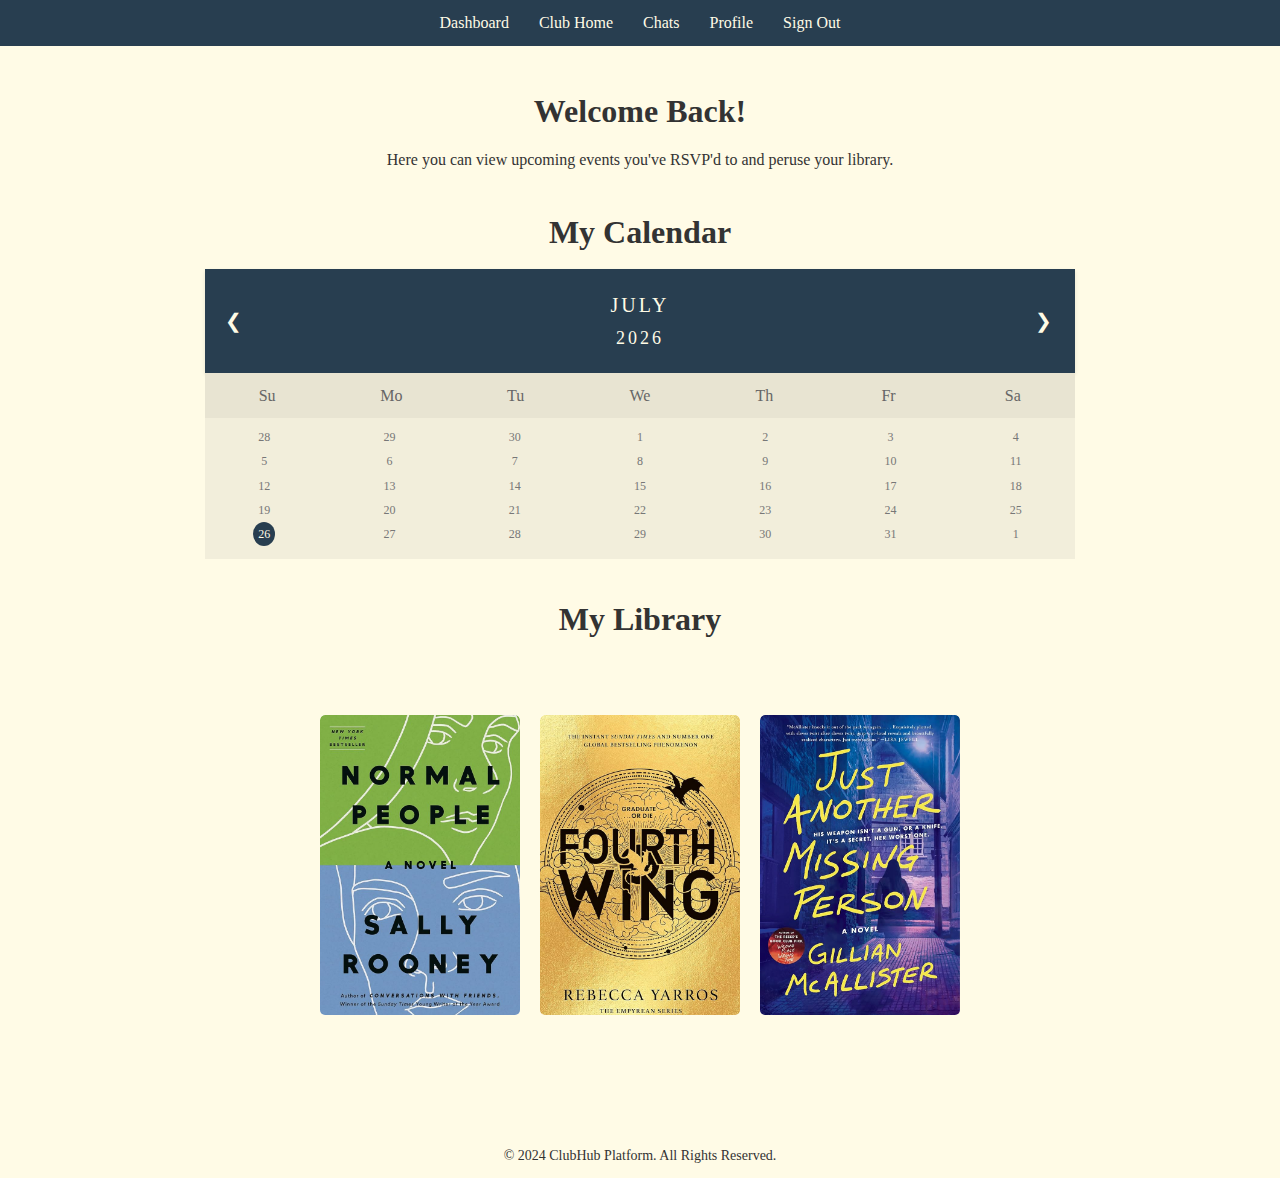
<file: FrontEnd/index.html>
<!DOCTYPE html>
<html lang="en">

<head>
    <meta charset="UTF-8">
    <meta name="viewport" content="width=device-width, initial-scale=1.0">
    <title>Dashboard</title>
    <!-- Link to css file -->
    <link rel="stylesheet" href="css/styles.css">
</head>

<body>
    <!-- header section -->
    <header>
        <nav>
            <ul>
                <li><a href="index.html">Dashboard</a></li>
                <li><a href="club_home.html">Club Home</a></li>
                <li><a href="chats.html">Chats</a></li>
                <li><a href="user_profile.html">Profile</a></li>
                <li><a href="login.html">Sign Out</a></li>
            </ul>
        </nav>
    </header>

    <!-- main content -->
    <main>
        <!-- dashboard section -->
         <section id="dashboard">
            <h1>Welcome Back!</h1>
            <p>Here you can view upcoming events you've RSVP'd to and peruse your library.</p>
         </section>

         <!-- calendar for user to see all events they've RSVP'd to -->
          <section id="user-calendar">
            <h2>My Calendar</h2>
            <div class="month">
                <ul>
                  <li class="prev">&#10094;</li>
                  <li>August<br><span style="font-size:18px">2024</span></li>
                  <li class="next">&#10095;</li>
                </ul>
              </div>
              
              <ul class="weekdays">
                <li>Su</li>
                <li>Mo</li>
                <li>Tu</li>
                <li>We</li>
                <li>Th</li>
                <li>Fr</li>
                <li>Sa</li>
              </ul>
              
              <ul class="days">
                <li>1</li>
                <li><span class="active">2</span></li>
                <li>3</li>
                <li>4</li>
                <li>5</li>
                <li>6</li>
                <li>7</li>
                <li>8</li>
                <li>9</li>
                <li>10</li>
                <li>11</li>
                <li>12</li>
                <li>13</li>
                <li>14</li>
                <li>15</li>
                <li>16</li>
                <li>17</li>
                <li>18</li>
                <li>19</li>
                <li>20</li>
                <li>21</li>
                <li>22</li>
                <li>23</li>
                <li>24</li>
                <li>25</li>
                <li>26</li>
                <li>27</li>
                <li>28</li>
                <li>29</li>
                <li>30</li>
                <li>31</li>
              </ul>
          </section>

         <!-- section for club books user has read so they can rate them -->
        <section id="my-library">
            <h3>My Library</h3>
            <div class="categories">
                <div class="small-container">
                    <div class="row">
                        <!-- book 1 -->
                        <div class="book-container">
                            <div class="book">
                                <div class="front">
                                    <img src="bookCovers/NormalPeople.jpeg" alt="Normal People">
                                </div>
                                <div class="back">
                                    <h3>Rate This Book</h3>
                                    <form>
                                        <div class="rating">
                                            <input type="radio" name="rating-NormalPeople" id="star5-NormalPeople" value="5"><label for="star5-NormalPeople"></label>
                                            <input type="radio" name="rating-NormalPeople" id="star4-NormalPeople" value="4"><label for="star4-NormalPeople"></label>
                                            <input type="radio" name="rating-NormalPeople" id="star3-NormalPeople" value="3"><label for="star3-NormalPeople"></label>
                                            <input type="radio" name="rating-NormalPeople" id="star2-NormalPeople" value="2"><label for="star2-NormalPeople"></label>
                                            <input type="radio" name="rating-NormalPeople" id="star1-NormalPeople" value="1"><label for="star1-NormalPeople"></label>
                                        </div>
                                        <button type="submit">Submit</button>
                                    </form>
                                </div>
                            </div>
                        </div>
    
                        <!-- book 2 -->
                        <div class="book-container">
                            <div class="book">
                                <div class="front">
                                    <img src="bookCovers/FourthWing.jpeg" alt="Fourth Wing">
                                </div>
                                <div class="back">
                                    <h3>Rate This Book</h3>
                                    <form>
                                        <div class="rating">
                                            <input type="radio" name="rating-FourthWing" id="star5-FourthWing" value="5"><label for="star5-FourthWing"></label>
                                            <input type="radio" name="rating-FourthWing" id="star4-FourthWing" value="4"><label for="star4-FourthWing"></label>
                                            <input type="radio" name="rating-FourthWing" id="star3-FourthWing" value="3"><label for="star3-FourthWing"></label>
                                            <input type="radio" name="rating-FourthWing" id="star2-FourthWing" value="2"><label for="star2-FourthWing"></label>
                                            <input type="radio" name="rating-FourthWing" id="star1-FourthWing" value="1"><label for="star1-FourthWing"></label>
                                        </div>
                                        <button type="submit">Submit</button>
                                    </form>
                                </div>
                            </div>
                        </div>
    
                        <!-- book 3 -->
                        <div class="book-container">
                            <div class="book">
                                <div class="front">
                                    <img src="bookCovers/JustAnotherMissingPerson.jpeg" alt="Just Another Missing Persion">
                                </div>
                                <div class="back">
                                    <h3>Rate This Book</h3>
                                    <form>
                                        <div class="rating">
                                            <input type="radio" name="rating-JustAnotherMissingPerson" id="star5-JustAnotherMissingPerson" value="5"><label for="star5-JustAnotherMissingPerson"></label>
                                            <input type="radio" name="rating-JustAnotherMissingPerson" id="star4-JustAnotherMissingPerson" value="4"><label for="star4-JustAnotherMissingPerson"></label>
                                            <input type="radio" name="rating-JustAnotherMissingPerson" id="star3-JustAnotherMissingPerson" value="3"><label for="star3-JustAnotherMissingPerson"></label>
                                            <input type="radio" name="rating-JustAnotherMissingPerson" id="star2-JustAnotherMissingPerson" value="2"><label for="star2-JustAnotherMissingPerson"></label>
                                            <input type="radio" name="rating-JustAnotherMissingPerson" id="star1-JustAnotherMissingPerson" value="1"><label for="star1-JustAnotherMissingPerson"></label>
                                        </div>
                                        <button type="submit">Submit</button>
                                    </form>
                                </div>
                            </div>
                        </div>
                    </div>
                </div>
            </div>
    
        </section>

    </main>

    <!-- footer section -->
    <footer>
        <p>&copy; 2024 ClubHub Platform. All Rights Reserved.</p>
    </footer>

    <!-- link to javascript file -->
    <script src="js/scripts.js"></script>

</body>

</html>
</file>
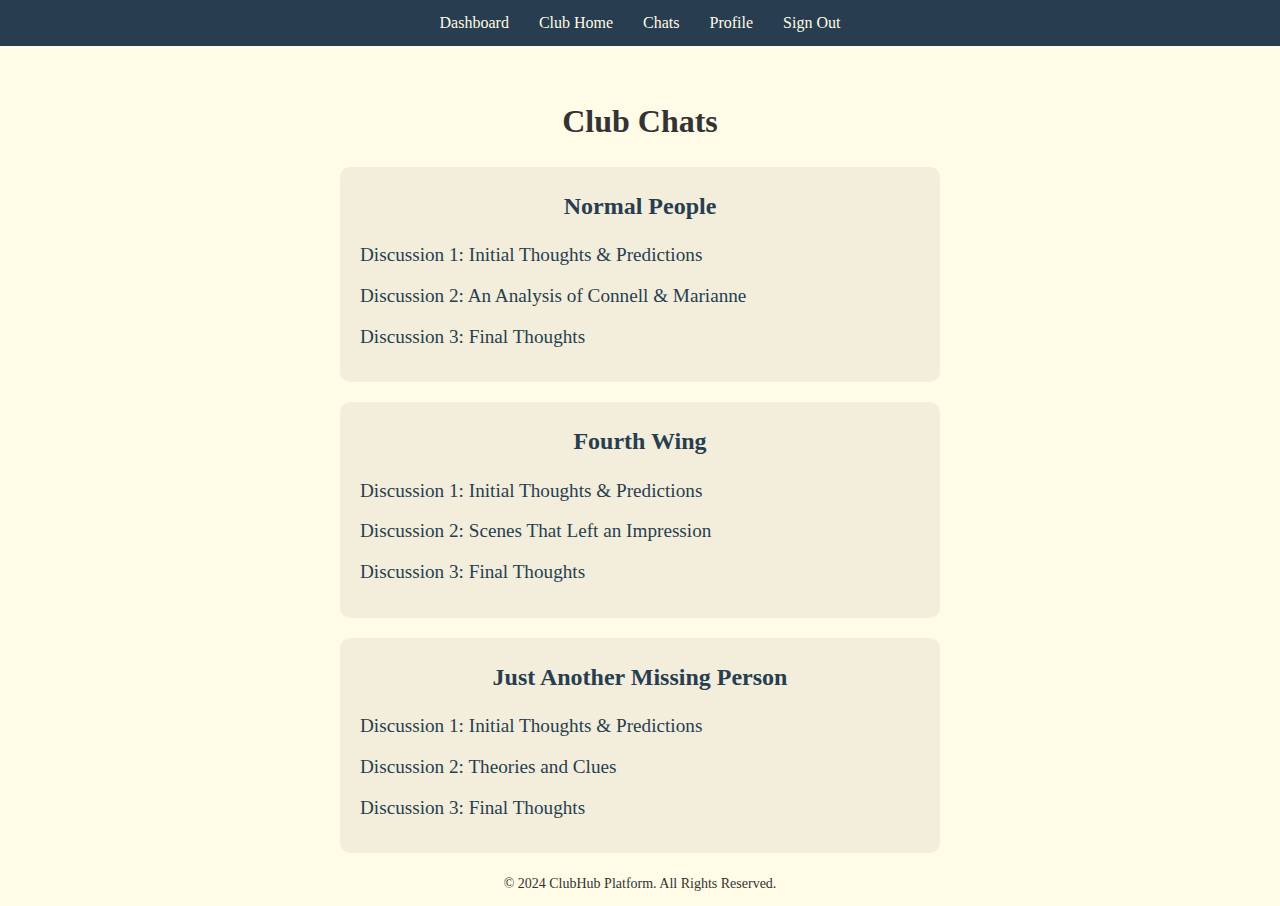
<file: FrontEnd/chats.html>
<!DOCTYPE html>
<html lang="en">

<head>
     <meta charset="UTF-8">
     <meta name="viewport" content="width=device-width, initial-scale=1.0">
     <title>Chats</title>
     <!-- link ot css file -->
     <link rel="stylesheet" href="css/styles.css">
</head>

<body>
    <!-- header section -->
    <header>
        <nav>
            <ul>
                <li><a href="index.html">Dashboard</a></li>
                <li><a href="club_home.html">Club Home</a></li>
                <li><a href="chats.html">Chats</a></li>
                <li><a href="user_profile.html">Profile</a></li>
                <li><a href="login.html">Sign Out</a></li>
            </ul>
        </nav>
    </header>

    <!-- main content -->
    <main id="chats-page">

        <div class="main">
            <h1 class="chats-header">Club Chats</h1>
        </div>

        <!-- book discussions section 1 -->
        <section class="discussion-section">
            <h2 class="subheading">Normal People</h2>
            <ul class="discussion-list">
                <li><a href="discussion_page.html">Discussion 1: Initial Thoughts & Predictions</a></li>
                <li><a href="discussion_page.html">Discussion 2: An Analysis of Connell & Marianne</a></li>
                <li><a href="discussion_page.html">Discussion 3: Final Thoughts</a></li>
            </ul>
        </section>

        <!-- book discussions section 2 -->
        <section class="discussion-section">
            <h2 class="subheading">Fourth Wing</h2>
            <ul class="discussion-list">
                <li><a href="discussion_page.html">Discussion 1: Initial Thoughts & Predictions</a></li>
                <li><a href="discussion_page.html">Discussion 2: Scenes That Left an Impression</a></li>
                <li><a href="discussion_page.html">Discussion 3: Final Thoughts</a></li>
            </ul>
        </section>

        <!-- book discussions section 3 -->
        <section class="discussion-section">
            <h2 class="subheading">Just Another Missing Person</h2>
            <ul class="discussion-list">
                <li><a href="discussion_page.html">Discussion 1: Initial Thoughts & Predictions</a></li>
                <li><a href="discussion_page.html">Discussion 2: Theories and Clues</a></li>
                <li><a href="discussion_page.html">Discussion 3: Final Thoughts</a></li>
            </ul>
        </section>

    </main>

        <!-- footer section -->
        <footer>
            <p>&copy; 2024 ClubHub Platform. All Rights Reserved.</p>
        </footer>

      <!-- link javascript file -->
    <script src="js/scripts.js"></script>

</body>

</html>
</file>
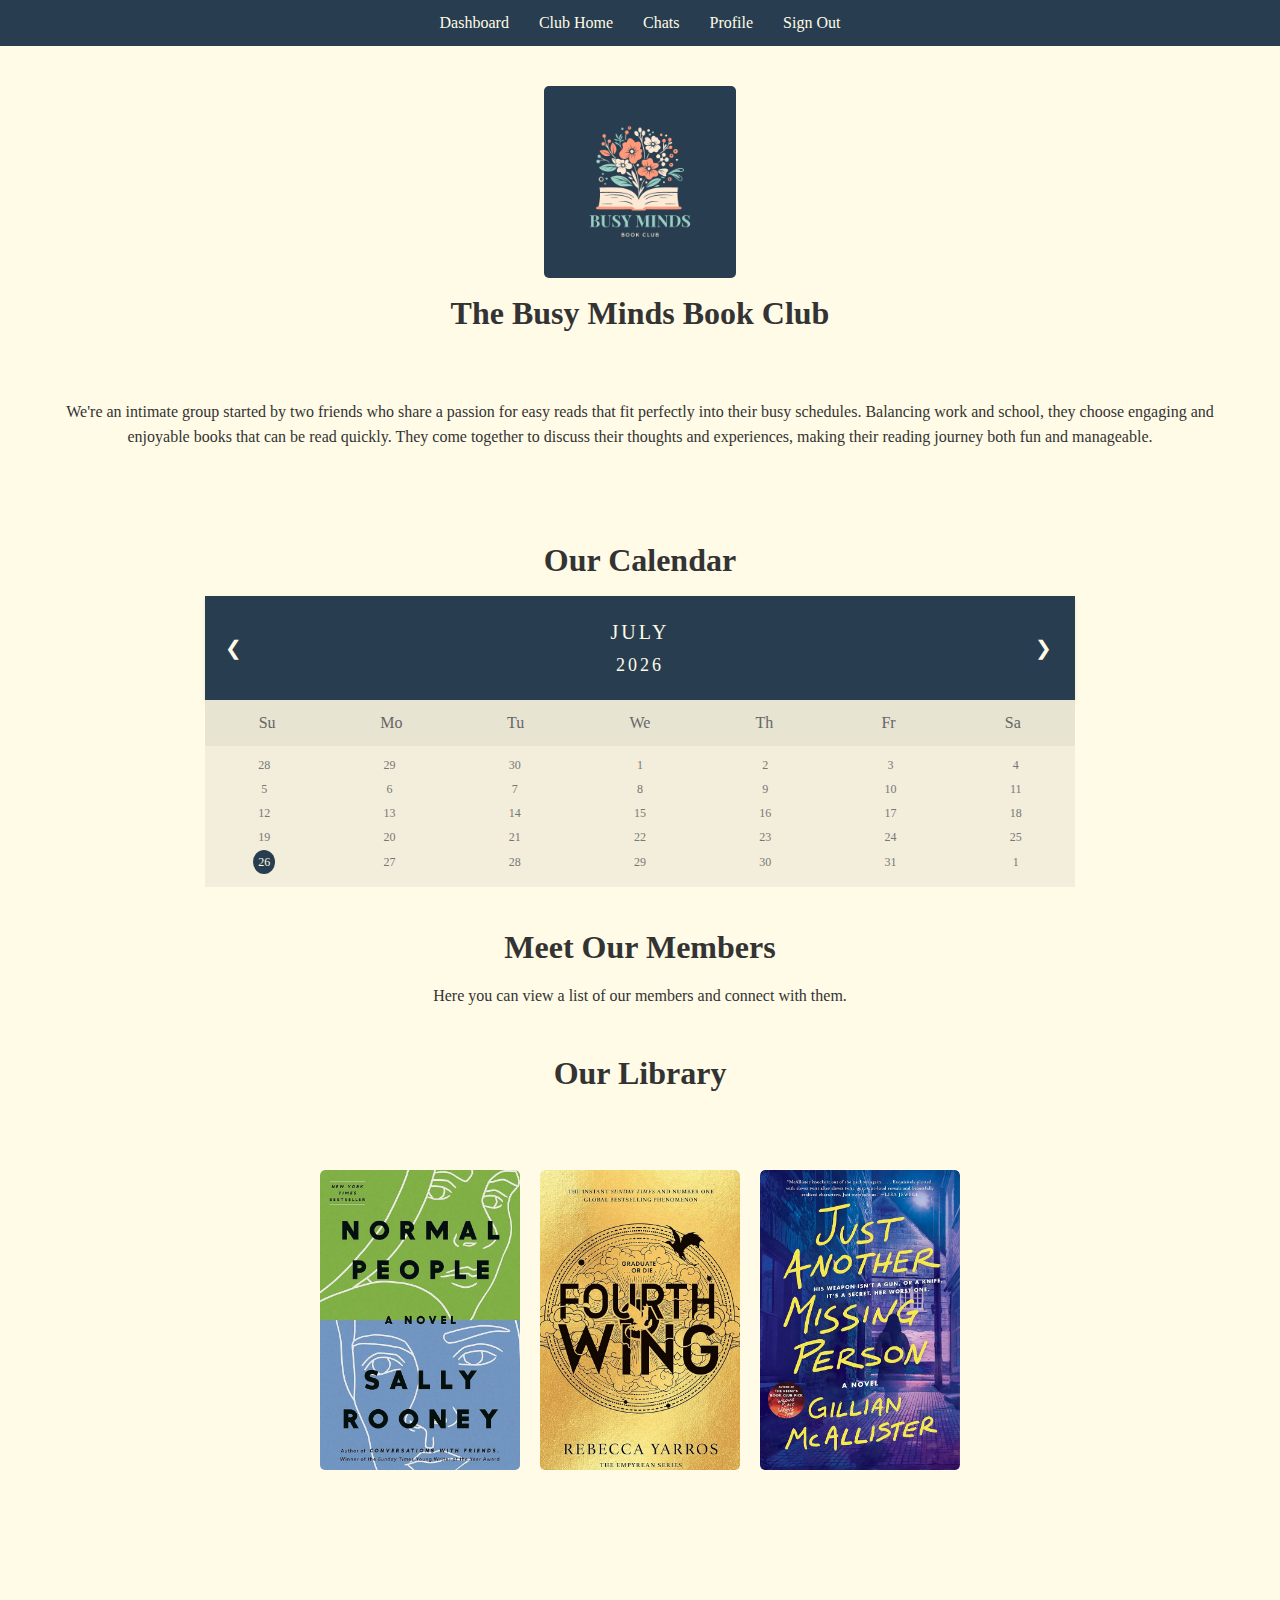
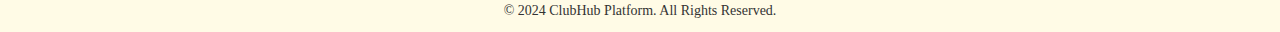
<file: FrontEnd/club_home.html>
<!DOCTYPE html>
<html lang="en">

<head>
    <meta charset="UTF-8">
    <meta name="viewport" content="width=device-width, initial-scale=1.0">
    <title>Club Home</title>
    <!-- link to css file -->
    <link rel="stylesheet" href="css/styles.css">
</head>

<body>
    <!-- header section -->
    <header>
        <nav>
            <ul>
                <li><a href="index.html">Dashboard</a></li>
                <li><a href="club_home.html">Club Home</a></li>
                <li><a href="chats.html">Chats</a></li>
                <li><a href="user_profile.html">Profile</a></li>
                <li><a href="login.html">Sign Out</a></li>
            </ul>
        </nav>
    </header>
    
    <!-- main content -->
    <main>
        <!-- club info section -->
            <section id="busy-minds-home">
                <div class="small-container">
                    <div class="club-logo">
                        <img src="bookCovers/ClubLogo.png" alt="Busy Minds Logo">
                    </div>
                </div>
                <h1>The Busy Minds Book Club</h1>
                <p>We're an intimate group started by two friends who share a passion for easy reads that fit perfectly into their busy schedules. Balancing work and school, they choose engaging and enjoyable books that can be read quickly. They come together to discuss their thoughts and experiences, making their reading journey both fun and manageable.</p>
            </section>


        <!-- calendar for user to see all club events and RSVP to those they're interested in -->
        <section id="club-calendar">
            <h2>Our Calendar</h2>
            <div class="month">
                <ul>
                  <li class="prev">&#10094;</li>
                  <li>August<br><span style="font-size:18px">2024</span></li>
                  <li class="next">&#10095;</li>
                </ul>
              </div>
              
              <ul class="weekdays">
                <li>Su</li>
                <li>Mo</li>
                <li>Tu</li>
                <li>We</li>
                <li>Th</li>
                <li>Fr</li>
                <li>Sa</li>
              </ul>
              
              <ul class="days">
                <li>1</li>
                <li><span class="active">2</span></li>
                <li>3</li>
                <li>4</li>
                <li>5</li>
                <li>6</li>
                <li>7</li>
                <li>8</li>
                <li>9</li>
                <li>10</li>
                <li>11</li>
                <li>12</li>
                <li>13</li>
                <li>14</li>
                <li>15</li>
                <li>16</li>
                <li>17</li>
                <li>18</li>
                <li>19</li>
                <li>20</li>
                <li>21</li>
                <li>22</li>
                <li>23</li>
                <li>24</li>
                <li>25</li>
                <li>26</li>
                <li>27</li>
                <li>28</li>
                <li>29</li>
                <li>30</li>
                <li>31</li>
              </ul>

          </section>

        <!-- member list section -->
         <section id="club-members">
            <h1>Meet Our Members</h1>
            <p>Here you can view a list of our members and connect with them.</p>
         </section>

        <!-- section for books the club has/is reading -->
        <section id="club-library">
            <h4>Our Library</h4>
            <div class="categories">
                <div class="small-container">
                    <div class="row">
                        <!-- book 1 -->
                        <div class="book-container">
                            <div class="book">
                                <div class="front">
                                    <img src="bookCovers/NormalPeople.jpeg" alt="Normal People">
                                </div>
                                <div class="back">
                                    <h3>Average Rating</h3>
                                    <div class="average-rating">
                                        <span class="star" id="star5-NormalPeople">&#9734;</span>
                                        <span class="star" id="star4-NormalPeople">&#9734;</span>
                                        <span class="star" id="star3-NormalPeople">&#9734;</span>
                                        <span class="star" id="star2-NormalPeople">&#9734;</span>
                                        <span class="star" id="star1-NormalPeople">&#9734;</span>
                                    </div>
                                </div>
                            </div>
                        </div>
                        
    
                        <!-- book 2 -->
                        <div class="book-container">
                            <div class="book">
                                <div class="front">
                                    <img src="bookCovers/FourthWing.jpeg" alt="Fourth Wing">
                                </div>
                                <div class="back">
                                    <h3>Average Rating</h3>
                                    <div class="average-rating">
                                        <span class="star" id="star5-FourthWing">&#9734;</span>
                                        <span class="star" id="star4-FourthWing">&#9734;</span>
                                        <span class="star" id="star3-FourthWing">&#9734;</span>
                                        <span class="star" id="star2-FourthWing">&#9734;</span>
                                        <span class="star" id="star1-FourthWing">&#9734;</span>
                                    </div>
                                </div>
                            </div>
                        </div>
    
                        <!-- book 3 -->
                        <div class="book-container">
                            <div class="book">
                                <div class="front">
                                    <img src="bookCovers/JustAnotherMissingPerson.jpeg" alt="Just Another Missing Persion">
                                </div>
                                <div class="back">
                                    <h3>Average Rating</h3>
                                    <div class="average-rating">
                                        <span class="star" id="star5-JustAnotherMissingPerson">&#9734;</span>
                                        <span class="star" id="star4-JustAnotherMissingPerson">&#9734;</span>
                                        <span class="star" id="star3-JustAnotherMissingPerson">&#9734;</span>
                                        <span class="star" id="star2-JustAnotherMissingPerson">&#9734;</span>
                                        <span class="star" id="star1-JustAnotherMissingPerson">&#9734;</span>
                                    </div>
                                </div>
                            </div>
                        </div>
                    </div>
                </div>
            </div>
    
        </section>

    </main>

    <!-- footer section -->
    <footer>
        <p>&copy; 2024 ClubHub Platform. All Rights Reserved.</p>
    </footer>

    <!-- link to javascript file -->
    <script src="js/scripts.js"></script>

</body>

</html>
</file>
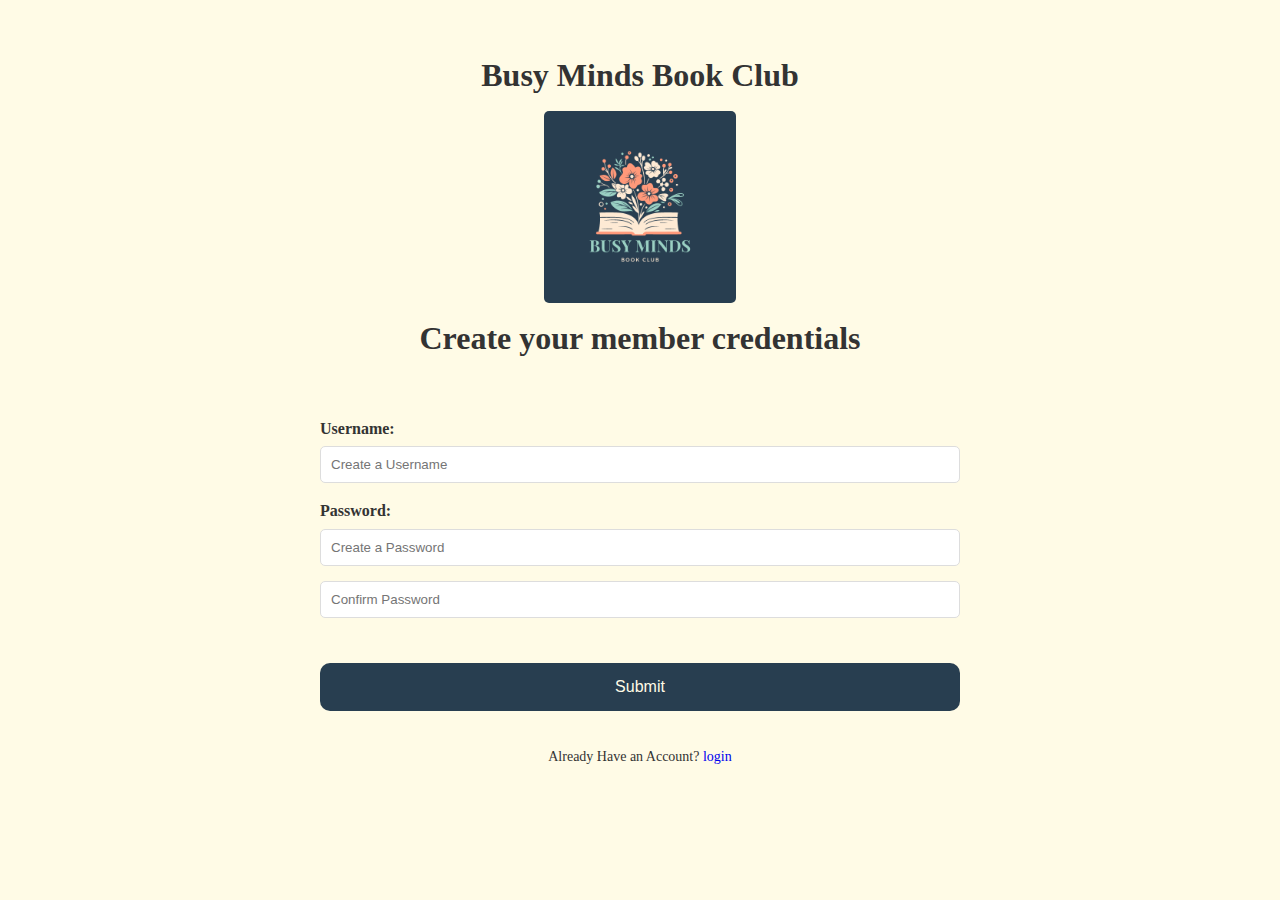
<file: FrontEnd/create_account.html>
<!DOCTYPE html>
<html lang="en">

<head>
     <meta charset="UTF-8">
     <meta name="viewport" content="width=device-width, initial-scale=1.0">
      <title>Create Account</title>
      <!-- link to css file -->
      <link rel="stylesheet" href="css/styles.css">
</head>

<body>
      <!-- main content section -->
      <div class="main">
            <h1 class="login-header">Busy Minds Book Club</h1>
            <div class="small-container">
                  <div class="club-logo">
                      <img src="bookCovers/ClubLogo.png" alt="Busy Minds Logo">
                  </div>
              </div>
            <h2>Create your member credentials</h2>
            <!-- set error message section -->
            <div id="new-account-error-holder">
                  <p id="new-account-error">Passwords don't match, please try again.</span></p>
            </div>
            <!-- section for user to interact with and create account credentials -->
            <form action="" id="create-account-form">
                  <label for="first">
                        Username:
                  </label>
                  <input type="text" 
                         id="first" 
                         name="first" 
                         placeholder="Create a Username" required>

                  <label for="password">
                        Password:
                  </label>
                  <input type="password"
                         id="password" 
                         name="password"
                         placeholder="Create a Password" required>
                  <input type="password"
                         id="confirm-password" 
                         name="confirm-password"
                         placeholder="Confirm Password" required>

                  <div class="wrap">
                        <button type="submit" id="new-account-submit">
                              Submit
                        </button>
                  </div>
            </form>

            <!-- link to login page -->
            <div class="new-account-message">
                  <p>Already Have an Account?
                        <a href="login.html"
                        style="text-decoration: none;">
                              login
                        </a>
                  </p>
            </div>
      </div>

      <!-- link JavaScript file -->
    <script src="js/scripts.js"></script>

</body>

</html>
</file>
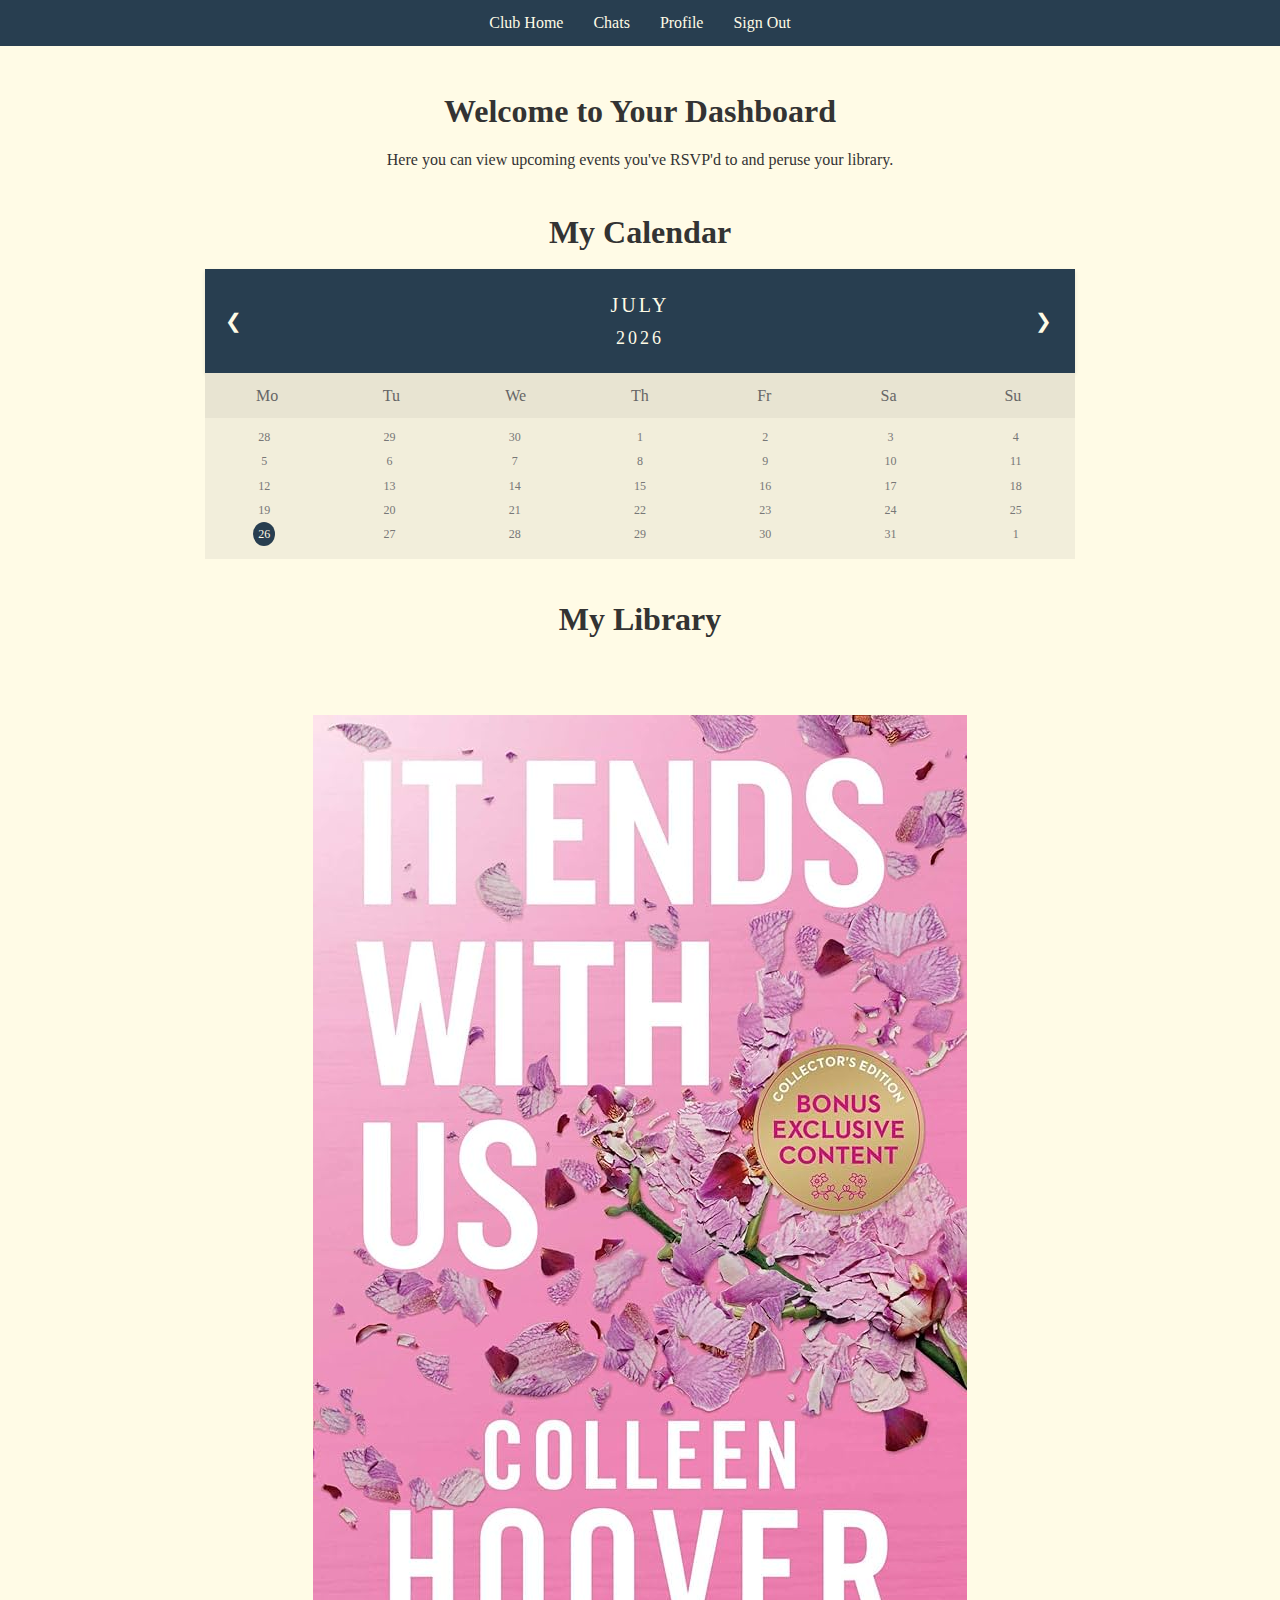
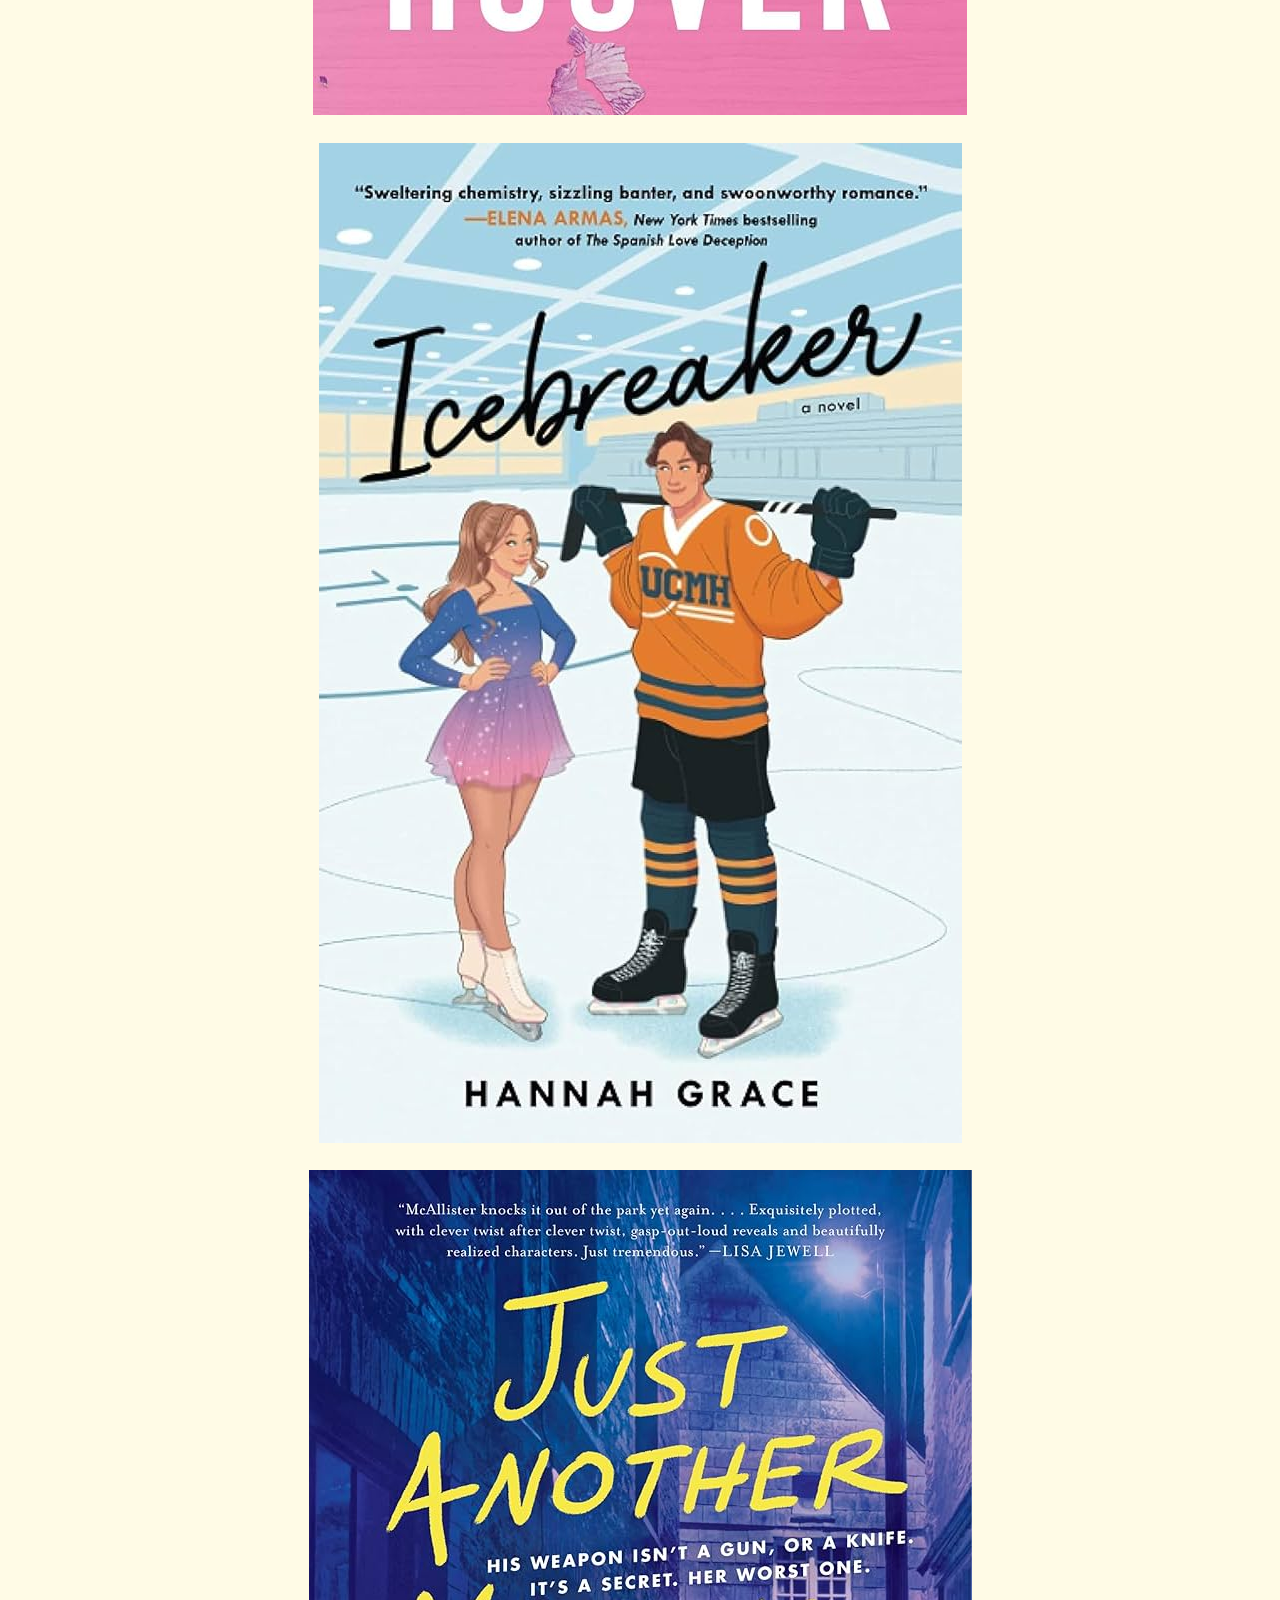
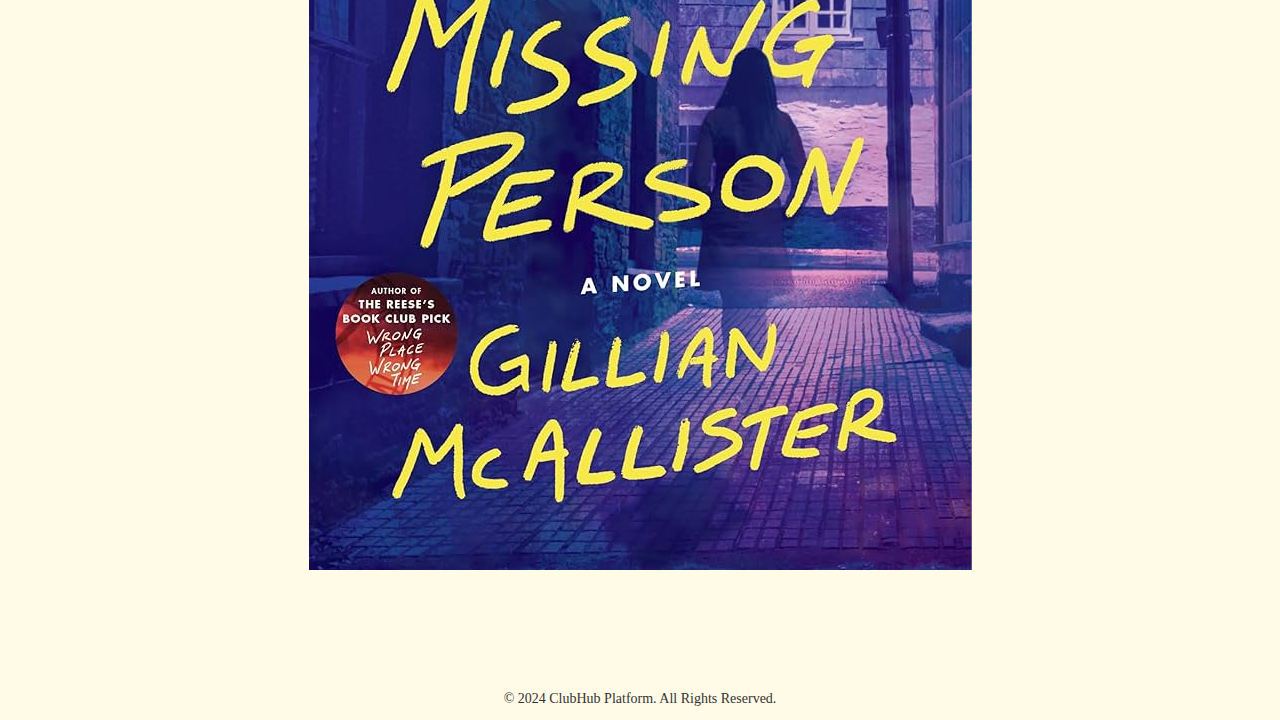
<file: FrontEnd/dashboard.html>
<!DOCTYPE html>
<html lang="'en">

<head>
    <meta charset="UTF-8">
    <meta name="viewport" content="width=device-width, initial-scale=1.0">
    <title>CLUB HUB</title>
    <!-- Link CSS file -->
    <link rel="stylesheet" href="css/styles.css">
</head>

<body>
    <!-- header section -->
    <header>
        <nav>
            <ul>
                <li><a href="#">Club Home</a></li>
                <li><a href="#">Chats</a></li>
                <li><a href="#">Profile</a></li>
                <li><a href="#">Sign Out</a></li>
            </ul>
        </nav>
    </header>

    <!-- Main Content -->
    <main>
        <!-- Dashboard Section -->
         <section id="dashboard">
            <h1>Welcome to Your Dashboard</h1>
            <p>Here you can view upcoming events you've RSVP'd to and peruse your library.</p>
         </section>

         <!-- calendar for user to see all events they've RSVP'd to -->
          <section id="user-calendar">
            <h2>My Calendar</h2>
            <div class="month">
                <ul>
                  <li class="prev">&#10094;</li>
                  <li>August<br><span style="font-size:18px">2024</span></li>
                  <li class="next">&#10095;</li>
                </ul>
              </div>
              
              <ul class="weekdays">
                <li>Mo</li>
                <li>Tu</li>
                <li>We</li>
                <li>Th</li>
                <li>Fr</li>
                <li>Sa</li>
                <li>Su</li>
              </ul>
              
              <ul class="days">
                <li>1</li>
                <li><span class="active">2</span></li>
                <li>3</li>
                <li>4</li>
                <li>5</li>
                <li>6</li>
                <li>7</li>
                <li>8</li>
                <li>9</li>
                <li>10</li>
                <li>11</li>
                <li>12</li>
                <li>13</li>
                <li>14</li>
                <li>15</li>
                <li>16</li>
                <li>17</li>
                <li>18</li>
                <li>19</li>
                <li>20</li>
                <li>21</li>
                <li>22</li>
                <li>23</li>
                <li>24</li>
                <li>25</li>
                <li>26</li>
                <li>27</li>
                <li>28</li>
                <li>29</li>
                <li>30</li>
                <li>31</li>
              </ul>
          </section>

         <!-- Section for books user is currently reading for all clubs -->
 <!-- Section for books user is currently reading for all clubs -->
<section id="my-library">
    <h3>My Library</h3>
    <div class="categories">
        <div class="small-container">
            <div class="row">
                <div class="col">
                    <img src="bookCovers/ItEndsWithUs.jpeg" alt="It Ends With Us">
                </div>
                <div class="col">
                    <img src="bookCovers/Icebreaker.jpeg" alt="Icebreaker">
                </div>
                <div class="col">
                    <img src="bookCovers/JustAnotherMissingPerson.jpeg" alt="Just Another Missing Person">
                </div>
            </div>
        </div>
    </div>
</section>

    </main>

    <!-- Footer Section -->
    <footer>
        <p>&copy; 2024 ClubHub Platform. All Rights Reserved.</p>
    </footer>

    <!-- link JavaScript file -->
    <script src="js/scripts.js"></script>

</body>

</html>
</file>
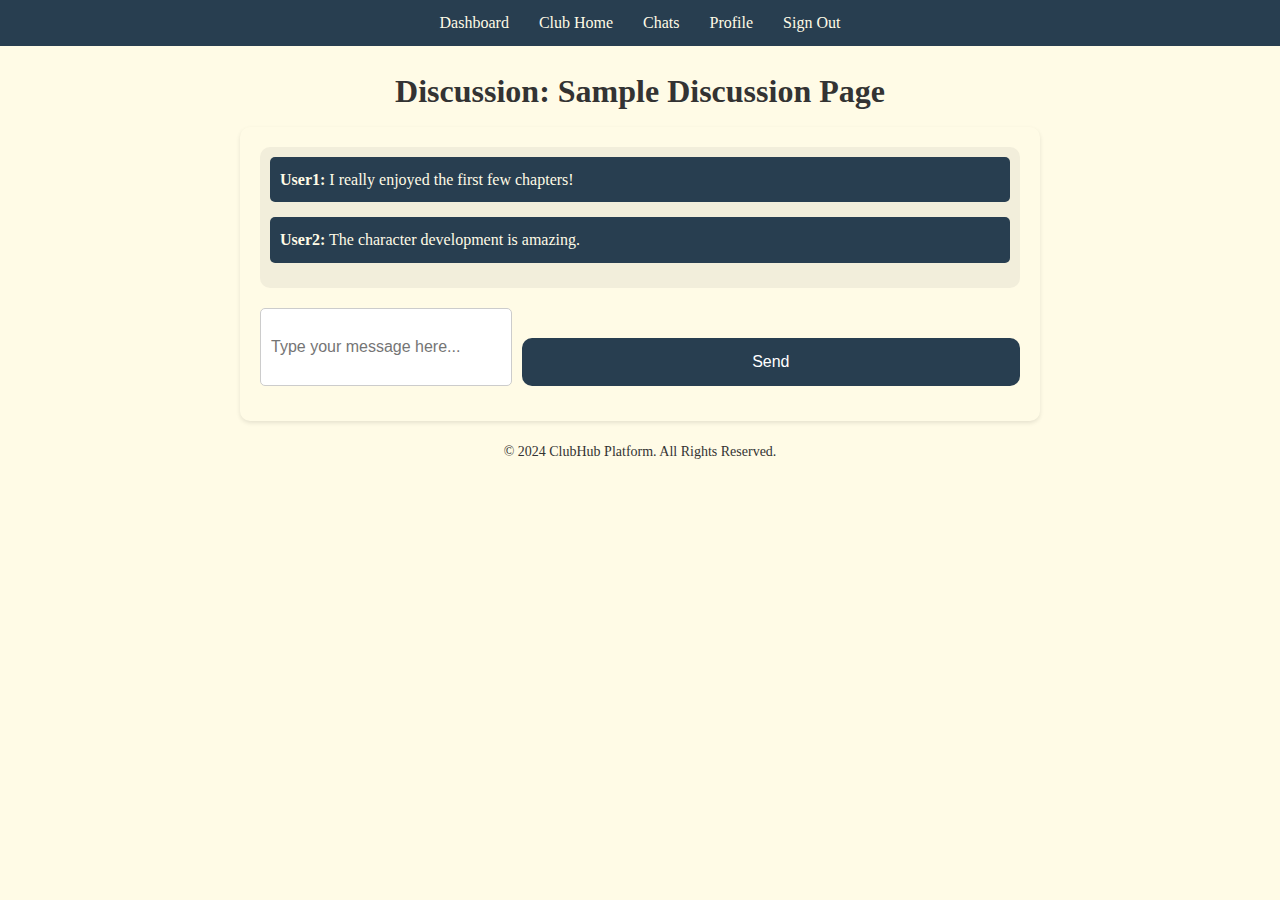
<file: FrontEnd/discussion_page.html>
<!DOCTYPE html>
<html lang="en">

<head>
    <meta charset="UTF-8">
    <meta name="viewport" content="width=device-width, initial-scale=1.0">
    <title>Discussion Page</title>
    <!-- link to css file -->
    <link rel="stylesheet" href="css/styles.css">
</head>

<body>
    <!-- header section -->
    <header>
        <nav>
            <ul>
                <li><a href="index.html">Dashboard</a></li>
                <li><a href="club_home.html">Club Home</a></li>
                <li><a href="chats.html">Chats</a></li>
                <li><a href="user_profile.html">Profile</a></li>
                <li><a href="login.html">Sign Out</a></li>
            </ul>
        </nav>
    </header>

    <!-- main content -->
    <main id="discussion-page">
        <h1>Discussion: Sample Discussion Page</h1>

        <!-- chat container -->
        <div class="chat-container">
            <!-- display posted messages -->
            <div class="chat-box">
                <div class="message user-message">
                    <p><strong>User1:</strong> I really enjoyed the first few chapters!</p>
                </div>
                <div class="message user-message">
                    <p><strong>User2:</strong> The character development is amazing.</p>
                </div>
                <!-- new messages would get posted below here -->
            </div>

            <!-- section for user input -->
            <div class="chat-input">
                <input type="text" placeholder="Type your message here...">
                <button class="discussionButton" type="submit">Send</button>
            </div>
        </div>
    </main>

    <!-- footer section -->
    <footer>
        <p>&copy; 2024 ClubHub Platform. All Rights Reserved.</p>
    </footer>

    <!-- link to javascript file -->
    <script src="js/scripts.js"></script>
</body>

</html>
</file>
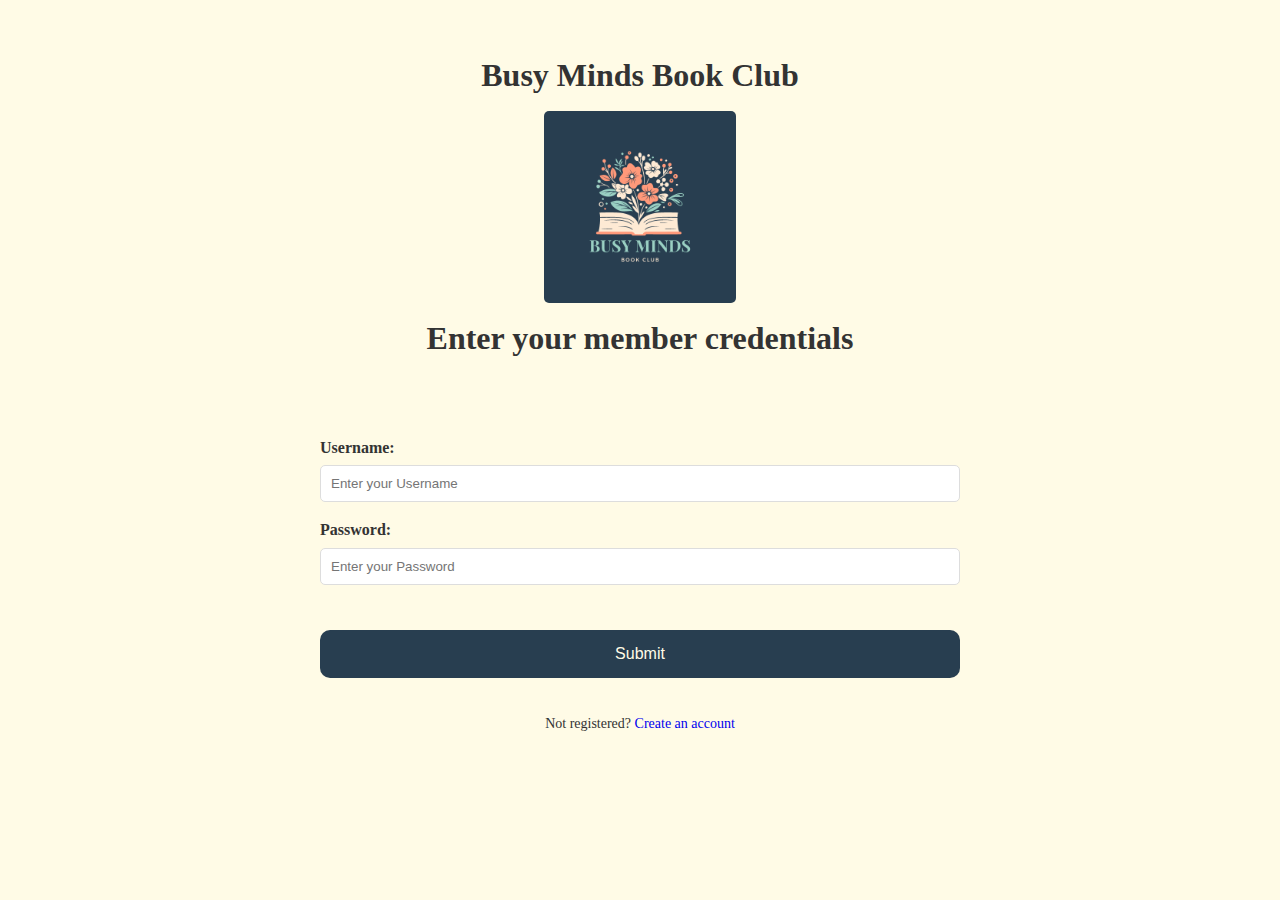
<file: FrontEnd/login.html>
<!DOCTYPE html>
<html lang="en">

<head>
     <meta charset="UTF-8">
     <meta name="viewport" content="width=device-width, initial-scale=1.0">
     <title>Login</title>
     <!-- link to css file -->
     <link rel="stylesheet" href="css/styles.css">
</head>

<body>
      <!-- main content section -->
      <div class="main">
            <h1 class="login-header">Busy Minds Book Club</h1>
            <div class="small-container">
                  <div class="club-logo">
                      <img src="bookCovers/ClubLogo.png" alt="Busy Minds Logo">
                  </div>
              </div>
            <h2>Enter your member credentials</h2>
            <!-- error section -->
            <div id="login-error-holder">
                  <p id="login-error">Invalid username <span id="error-msg-second-line">and/or password</span></p>
            </div>
            <!-- section for user to interact with and insert login credentials -->
            <form action="" id="login-form">
                  <label for="first">
                        Username:
                  </label>
                  <input type="text" 
                         id="first" 
                         name="first" 
                         placeholder="Enter your Username" required>

                  <label for="password">
                        Password:
                  </label>
                  <input type="password"
                         id="password" 
                         name="password"
                         placeholder="Enter your Password" required>

                  <div class="wrap">
                        <button type="submit" id="login-submit">
                              Submit
                        </button>

                  </div>
            </form>
            <!-- link to create account page -->
            <div class="login-message">
                  <p>Not registered?
                        <a href="create_account.html"
                        style="text-decoration: none;">
                              Create an account
                        </a>
                  </p>
            </div>
      </div>

      <!-- link to javascript file -->
    <script src="js/scripts.js"></script>

</body>

</html>
</file>
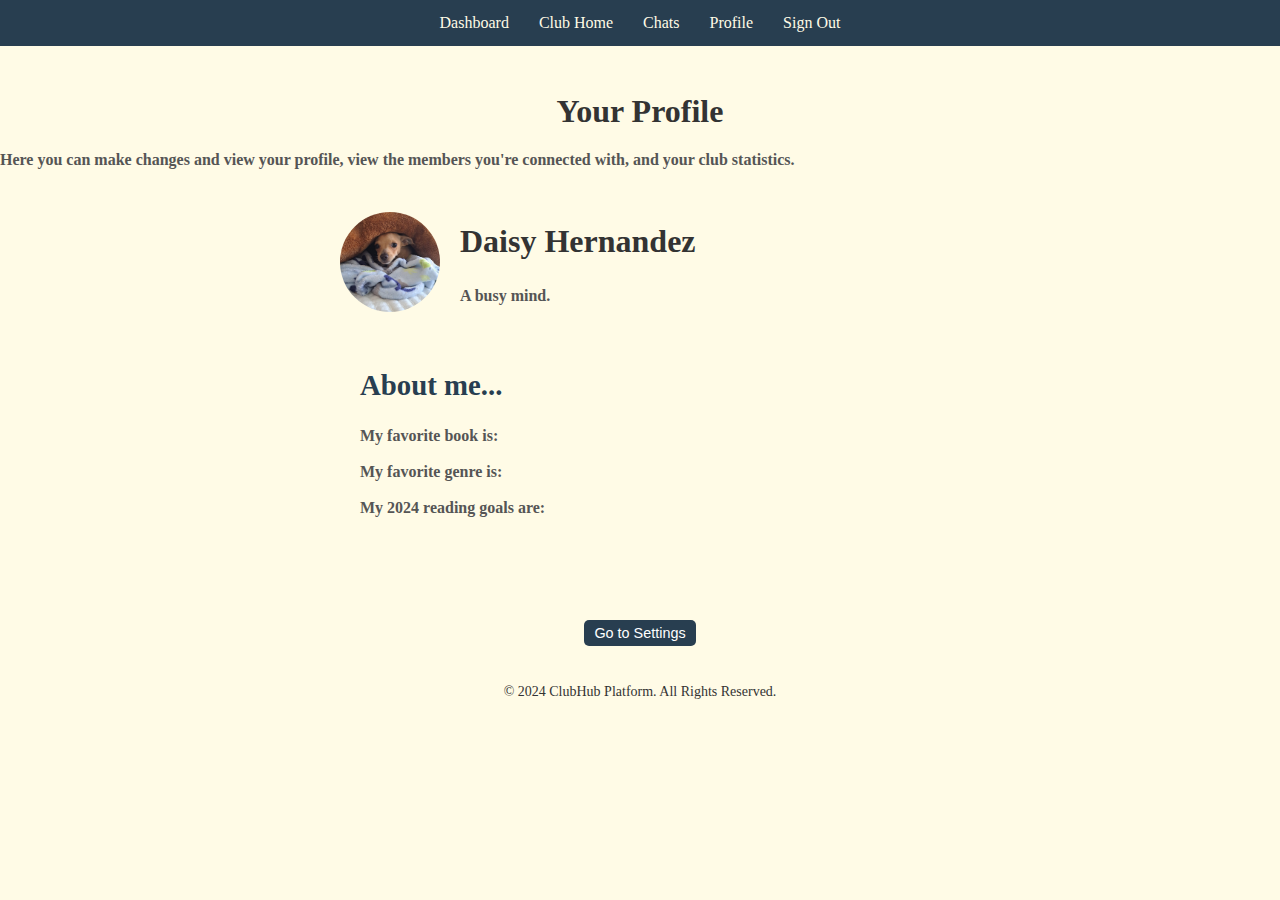
<file: FrontEnd/profile.html>
<!DOCTYPE html>
<html lang="en">

<head>
    <meta charset="UTF-8">
    <meta name="viewport" content="width=device-width, initial-scale=1.0">
    <title>Profile</title>
    <!-- Link CSS file -->
    <link rel="stylesheet" href="css/styles.css">
</head>

<body>
    <!-- header section -->
    <header>
        <nav>
            <ul>
                <li><a href="index.html">Dashboard</a></li>
                <li><a href="club_home.html">Club Home</a></li>
                <li><a href="#">Chats</a></li>
                <li><a href="profile.html">Profile</a></li>
                <li><a href="login.html">Sign Out</a></li>
            </ul>
        </nav>
    </header>

    <!-- Main Content -->
    <main id="profile-page">
        <!-- placeholder -->
         <section id="placeholder">
            <h1>Your Profile</h1>
            <p>Here you can make changes and view your profile, view the members you're connected with, and your club statistics.</p>
         </section>

         <section class="user-info">
            <div class="profile">
                <img class="profile-image" src="bookCovers/daisyProfile.JPG" alt="Profile Image">
                <div class="profile-text">
                    <h1 class="Profile-name">Daisy Hernandez</h1>
                    <p class="profile-description">A busy mind.</p>
                </div>
            </div>
            <div class="about-me">
                <h2>About me...</h2>
                <p>My favorite book is: <span id="display-favorite-book"></span></p>
                <p>My favorite genre is: <span id="display-favorite-genre"></span></p>
                <p>My 2024 reading goals are: <span id="display-reading-goals"></span></p>
            </div>
         </section>
         <!-- Settings Button -->
         <div class="settings-button-container">
            <button class="settings-button" onclick="goToSettings()">Go to Settings</button>
        </div>
         
    </main>

    <!-- Footer Section -->
    <footer>
        <p>&copy; 2024 ClubHub Platform. All Rights Reserved.</p>
    </footer>

    <!-- link JavaScript file -->
    <script src="js/scripts.js"></script>
    
</body>

</html>
</file>
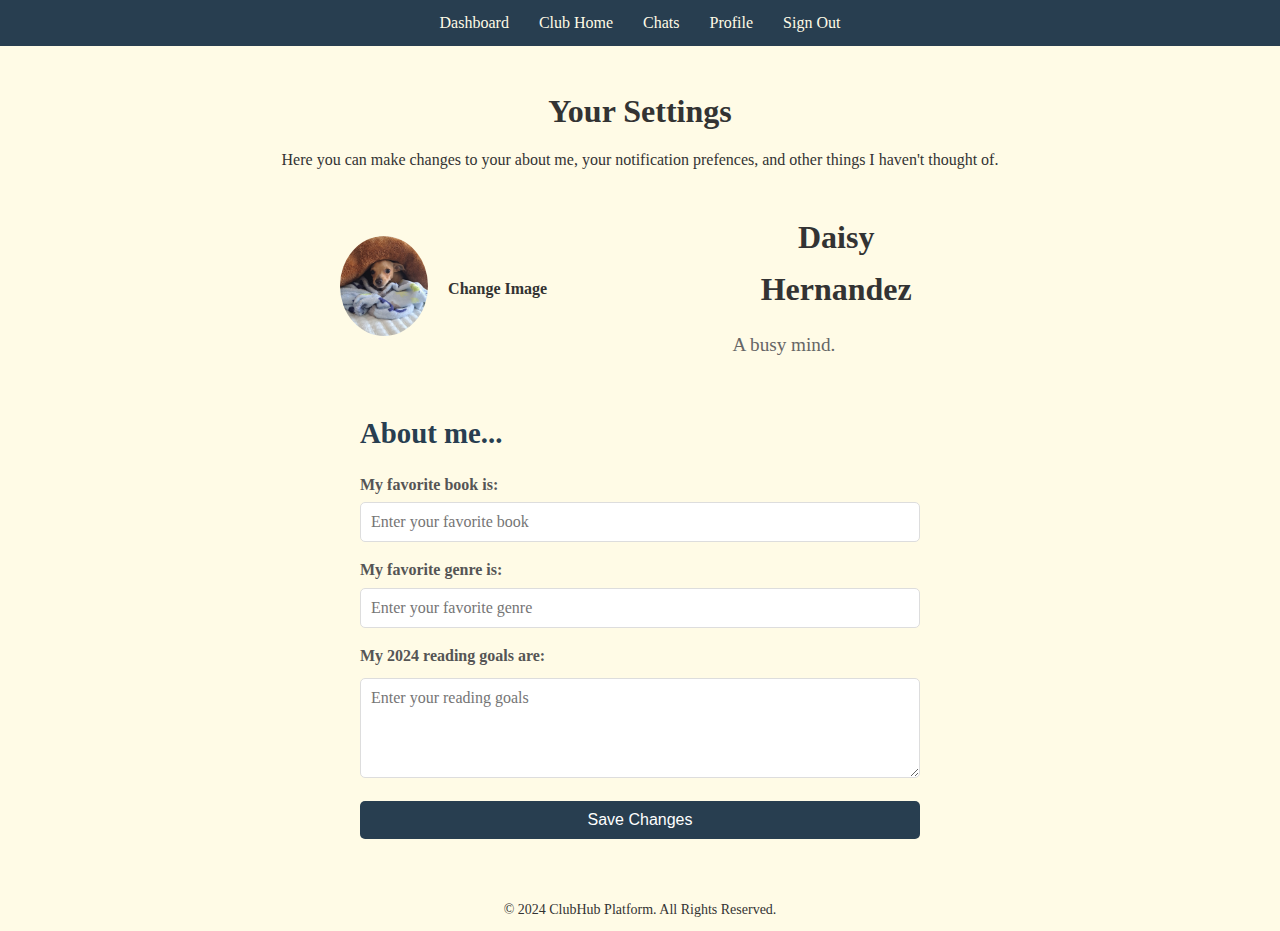
<file: FrontEnd/settings.html>
<!DOCTYPE html>
<html lang="en">

<head>
    <meta charset="UTF-8">
    <meta name="viewport" content="width=device-width, initial-scale=1.0">
    <title>Settings</title>
    <!-- Link CSS file -->
    <link rel="stylesheet" href="css/styles.css">
</head>

<body>
    <!-- header section -->
    <header>
        <nav>
            <ul>
                <li><a href="index.html">Dashboard</a></li>
                <li><a href="club_home.html">Club Home</a></li>
                <li><a href="#">Chats</a></li>
                <li><a href="profile.html">Profile</a></li>
                <li><a href="login.html">Sign Out</a></li>
            </ul>
        </nav>
    </header>

    <!-- Main Content -->
    <main>
        <!-- placeholder -->
         <section id="placeholder">
            <h1>Your Settings</h1>
            <p>Here you can make changes to your about me, your notification prefences, and other things I haven't thought of.</p>
         </section>

         <section class="user-settings">
            <div class="profile">
                <img id="profile-image" class="profile-image" src="bookCovers/daisyProfile.JPG" alt="Profile Image">
                <input type="file" id="profile-image-input" accept="image/*" style="display: none;">
                <label for="profile-image-input" class="change-image-label">Change Image</label>
                <div class="profile-text">
                    <h1 class="Profile-name">Daisy Hernandez</h1>
                    <p class="profile-description">A busy mind.</p>
                </div>
            </div>
            <div class="about-me">
                <h2>About me...</h2>
                <label for="favorite-book">My favorite book is:</label>
                <input type="text" id="favorite-book" placeholder="Enter your favorite book">
                <label for="favorite-genre">My favorite genre is:</label>
                <input type="text" id="favorite-genre" placeholder="Enter your favorite genre">
                <label for="reading-goals">My 2024 reading goals are:</label>
                <textarea id="reading-goals" placeholder="Enter your reading goals"></textarea>
                <!-- Profile Button -->
                <div class="profile-button-container">
                    <button class="profile-button" onclick="goToProfile()">Save Changes</button>
                </div>
            </div>
        </section>        
         
    </main>

    <!-- Footer Section -->
    <footer>
        <p>&copy; 2024 ClubHub Platform. All Rights Reserved.</p>
    </footer>

    <!-- link JavaScript file -->
    <script src="js/scripts.js"></script>
    
</body>

</html>
</file>
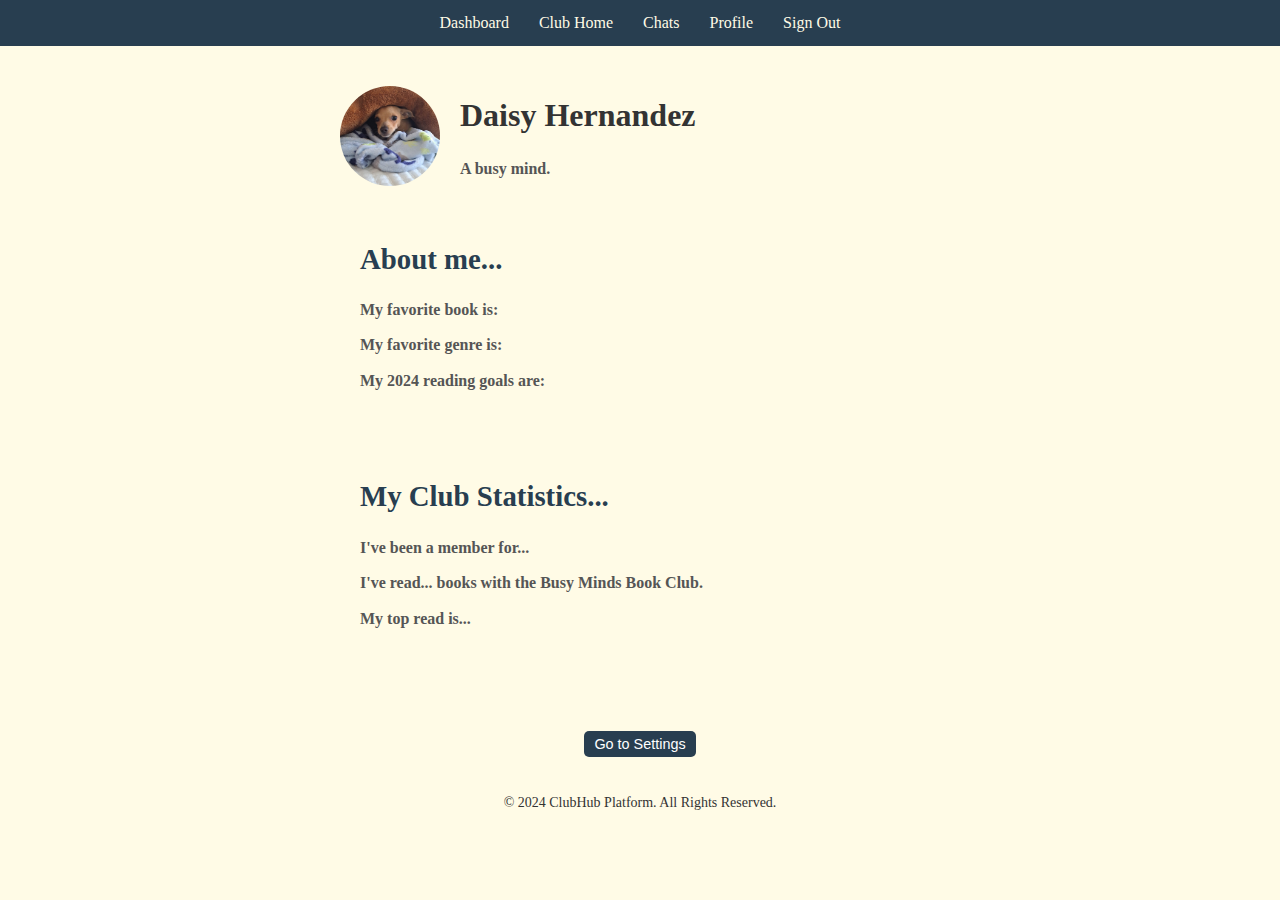
<file: FrontEnd/user_profile.html>
<!DOCTYPE html>
<html lang="en">

<head>
    <meta charset="UTF-8">
    <meta name="viewport" content="width=device-width, initial-scale=1.0">
    <title>Profile</title>
    <!-- link to css file -->
    <link rel="stylesheet" href="css/styles.css">
</head>

<body>
    <!-- header section -->
    <header>
        <nav>
            <ul>
                <li><a href="index.html">Dashboard</a></li>
                <li><a href="club_home.html">Club Home</a></li>
                <li><a href="chats.html">Chats</a></li>
                <li><a href="user_profile.html">Profile</a></li>
                <li><a href="login.html">Sign Out</a></li>
            </ul>
        </nav>
    </header>

    <!-- main content -->
    <main id="profile-page">

        <section class="user-info">
            <div class="profile">
                <img class="profile-image" src="bookCovers/daisyProfile.JPG" alt="Profile Image">
                <div class="profile-text">
                    <h1 class="Profile-name">Daisy Hernandez</h1>
                    <p class="profile-description">A busy mind.</p>
                </div>
            </div>
            <div class="about-me">
                <h2>About me...</h2>
                <p>My favorite book is: <span id="display-favorite-book"></span></p>
                <p>My favorite genre is: <span id="display-favorite-genre"></span></p>
                <p>My 2024 reading goals are: <span id="display-reading-goals"></span></p>
            </div>

            <div  class="member-statistics">
                <h3>My Club Statistics...</h3>
                <p id="stats">I've been a member for...</p>
                <p id="'stats">I've read... books with the Busy Minds Book Club.</p>
                <p id="stats">My top read is...</p>
                <p id="stats"></p>
            </div>

        </section>
         <!-- settings button -->
         <div class="settings-button-container">
            <button class="settings-button" onclick="goToSettings()">Go to Settings</button>
        </div>
         
    </main>

    <!-- footer section -->
    <footer>
        <p>&copy; 2024 ClubHub Platform. All Rights Reserved.</p>
    </footer>

    <!-- link to javascript file -->
    <script src="js/scripts.js"></script>
    
</body>

</html>
</file>
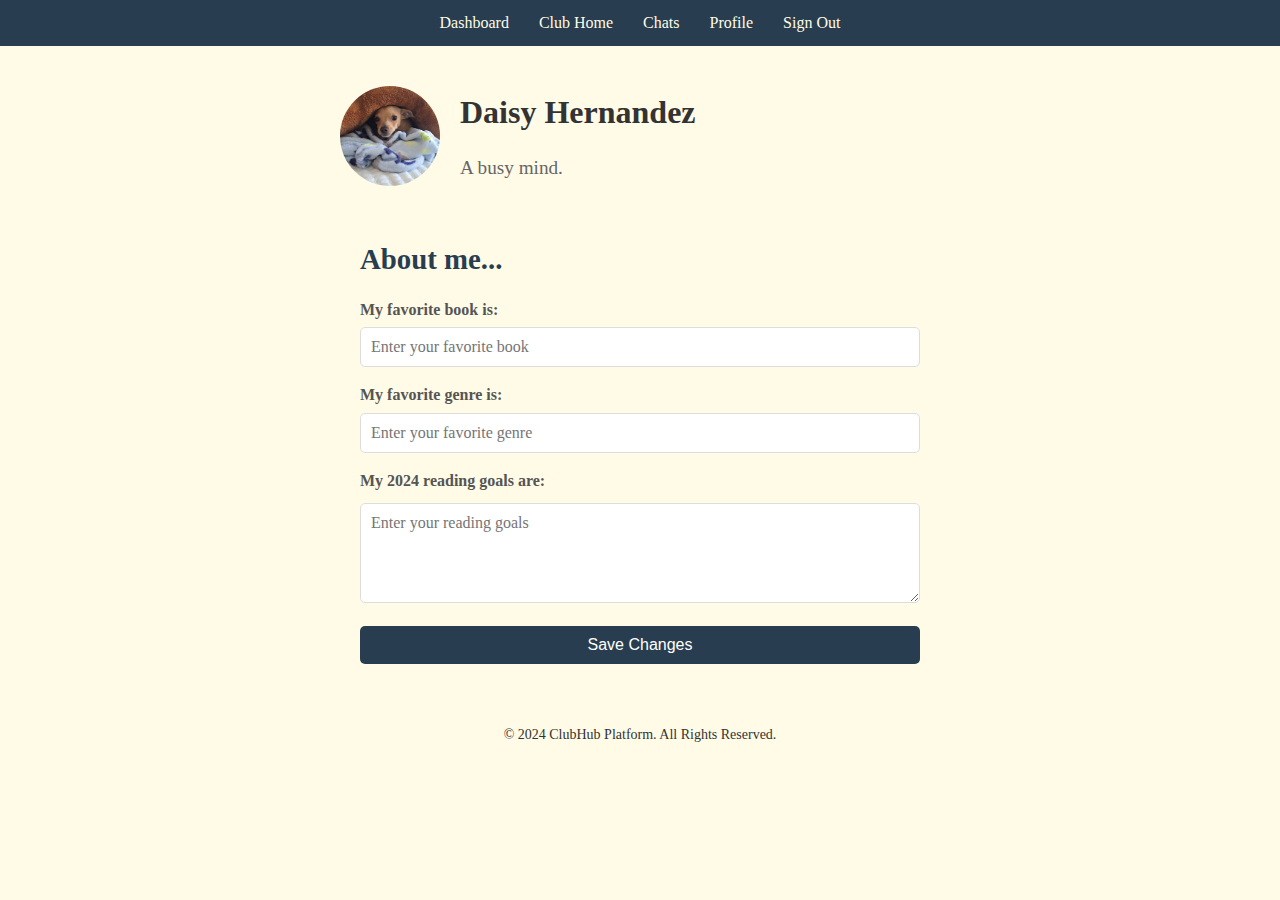
<file: FrontEnd/user_settings.html>
<!DOCTYPE html>
<html lang="en">

<head>
    <meta charset="UTF-8">
    <meta name="viewport" content="width=device-width, initial-scale=1.0">
    <title>Settings</title>
    <!-- Link to css file -->
    <link rel="stylesheet" href="css/styles.css">
</head>

<body>
    <!-- header section -->
    <header>
        <nav>
            <ul>
                <li><a href="index.html">Dashboard</a></li>
                <li><a href="club_home.html">Club Home</a></li>
                <li><a href="chats.html">Chats</a></li>
                <li><a href="user_profile.html">Profile</a></li>
                <li><a href="login.html">Sign Out</a></li>
            </ul>
        </nav>
    </header>

    <!-- main content -->
    <main>

         <section class="user-settings">
            <div class="profile">
                <img id="profile-image" class="profile-image" src="bookCovers/daisyProfile.JPG" alt="Profile Image">
                <div class="profile-text">
                    <h1 class="Profile-name">Daisy Hernandez</h1>
                    <p class="profile-description">A busy mind.</p>
                </div>
            </div>
            <div class="about-me">
                <h2>About me...</h2>
                <label for="favorite-book">My favorite book is:</label>
                <input type="text" id="favorite-book" placeholder="Enter your favorite book">
                <label for="favorite-genre">My favorite genre is:</label>
                <input type="text" id="favorite-genre" placeholder="Enter your favorite genre">
                <label for="reading-goals">My 2024 reading goals are:</label>
                <textarea id="reading-goals" placeholder="Enter your reading goals"></textarea>
                <!-- Profile Button -->
                <div class="profile-button-container">
                    <button class="profile-button" onclick="goToProfile()">Save Changes</button>
                </div>
            </div>
        </section>        
         
    </main>

    <!-- footer section -->
    <footer>
        <p>&copy; 2024 ClubHub Platform. All Rights Reserved.</p>
    </footer>

    <!-- link to javascript file -->
    <script src="js/scripts.js"></script>
    
</body>

</html>
</file>
<file: FrontEnd/css/styles.css>
/* reset default browser styling */
* {
    margin: 0;
    padding: 0;
    box-sizing: border-box;
}

/* general body styling */
body {
    font-family: Georgia, serif;
    line-height: 1.6;
    background-color: #FFFBE6;
    color: #333;
}

/* general header styling */
header {
    background: #283e50;
    color: #FFFBE6;
    padding: 10px 0;
}

header nav ul {
    display: flex;
    list-style: none;
    justify-content: center;
}

header nav ul li {
    margin: 0 15px;
}

header nav ul li a {
    color: #FFFBE6;
    text-decoration: none;
}

/* general main content styling */
main {
    margin-top: 20px;
}

h1, h2, h3, h4 {
    font-size: 2em;
    margin-bottom: 10px;
    text-align: center;
}

/* specific styling for chats.html */
#chats-page h1 {
    margin-top: 50px; /* same margin style as index.html */
    text-align: center;
}

/* specific styling for login.html */
.login-header {
    margin-top: 50px;
}

/* specific styling for paragraph across htmls */ 
#dashboard p {
    text-align: center;
}

#busy-minds-home p {
    text-align: center;
    padding: 50px;
}

#club-members p {
    text-align: center;
}

#placeholder p {
    text-align: center;
}

/* general styling for sections */
section {
    padding: 20px 0px;
}

/* styling for the calendars in index.html and club_home.html */
#user-calendar {
    background: #FFFBE6;
    padding: 15px;
    max-width: 900px;
    margin: 0 auto;
}

#club-calendar {
    background: #FFFBE6;
    padding: 15px;
    max-width: 900px;
    margin: 0 auto;
}

.month {
    background: #283e50;
    padding: 20px;
    text-align: center;
    box-shadow: 0 2px 4px rgba(0, 0, 0, 0.1);
}

.month ul {
    margin: 0;
    padding: 0;
    list-style: none;
    display: flex;
    justify-content: space-between;
    align-items: center;
}

.month ul li {
    color: #FFFBE6;
    font-size: 20px;
    text-transform: uppercase;
    letter-spacing: 3px;
}

.weekdays {
    margin: 0;
    padding: 10px 0;
    background-color: #E8E4D2;
    display: flex;
    justify-content: space-between;
}

.weekdays li {
    flex: 1;
    text-align: center;
    color: #666;
    list-style-type: none;
}

.days {
    padding: 10px 0;
    background: #F2EEDB;
    display: flex;
    flex-wrap: wrap;
    justify-content: space-between;
}

.days li {
    list-style-type: none;
    width: 13.6%;
    text-align: center;
    margin-bottom: 5px;
    font-size: 12px;
    color: #777;
}

.days li .active {
    padding: 5px;
    background: #283e50;
    color: #FFFBE6 !important;
    border-radius: 50%;
}

/* styling for the subheadings and discussion sections in chats.html */
.subheading {
    font-size: 1.5em;
    margin-bottom: 15px;
    color: #283e50;
    text-align: center;
}

.discussion-section {
    margin-top: 20px;
    padding: 20px;
    background-color: #F2EEDB;
    border-radius: 10px;
    max-width: 600px;
    margin-left: auto;
    margin-right: auto;
}

.discussion-list {
    list-style-type: none;
    padding-left: 0;
}

.discussion-list li {
    margin-bottom: 10px;
}

.discussion-list li a {
    text-decoration: none;
    color: #283e50;
    font-size: 1.2em;
    transition: color 0.3s ease;
}

.discussion-list li a:hover {
    color: #1f3140;
}

/* styling for the library sections */
.categories {
    margin: 70px 0;
}

.row {
    justify-content: center;
    display: flex;
    gap: 20px;
    flex-wrap: wrap; /* ensures books wrap onto the next line if the screen is too narrow */
}

.book-container {
    perspective: 1000px;
    margin-bottom: 20px;
}

.book {
    width: 200px;
    height: 300px;
    position: relative;
    transform-style: preserve-3d;
    transition: transform 0.6s;
}

.front, .back {
    position: absolute;
    width: 100%;
    height: 100%;
    backface-visibility: hidden;
    border-radius: 5px;
    overflow: hidden;
}

.front {
    background: white;
}

.back {
    background: #E8E4D2;
    transform: rotateY(180deg);
    display: flex;
    flex-direction: column;
    justify-content: center;
    align-items: center;
    padding: 10px;
}

.book-container:hover .book {
    transform: rotateY(180deg);
}

.front img {
    width: 100%;
    height: auto; 
    border-radius: 5px;
}

/* styling for the user rating system in index.html */
.rating {
    display: flex;
    flex-direction: row-reverse;
    justify-content: center;
    font-size: 1.5em;
    margin: 10px 0;
}

.rating input {
    display: none;
}

.rating label {
    position: relative;
    width: 1em;
    color: #283e50;
    cursor: pointer;
}

.rating label::before {
    content: "★";
    position: absolute;
    color: #FFFBE6;
    opacity: 1;
    font-size: 1em;
}

.rating input:checked ~ label::before {
    color: #283e50;
}

.rating label:hover::before,
.rating label:hover ~ label::before {
    color: #283e50;
}

.rating input:checked ~ label:hover::before,
.rating input:checked ~ label:hover ~ label::before {
    color: #283e50;
}

/* styling for the user rating submit button */
button {
    padding: 15px;
    border-radius: 10px;
    margin-top: 30px;
    margin-bottom: 15px;
    border: none;
    color: white;
    cursor: pointer;
    background-color: #283e50;
    width: 100%;
    font-size: 16px;
}

/* styling for the average rating in the club_home.html */
.star {
    display: inline-block;
    position: relative;
    font-size: 2em;
    color: #FFFBE6;
}

.star.filled::before { /* filled star */ 
    content: "★";
    position: absolute;
    top: 0;
    left: 0;
    color: #283e50;
    z-index: 1;
}

.star::before { /* empty star */ 
    content: "★";
    color: #FFFBE6;
    position: absolute;
    top: 0;
    left: 0;
    z-index: 0;
}

/* styling for the club logo */
.club-logo {
    display: flex;
    justify-content: center;
    align-items: center;
    margin-bottom: 10px;
}

.club-logo img {
    width: 15%;
    height: auto;
    border-radius: 5px;
}

/* styling for the login.html and create_account.html */

label {
    display: block;
    width: 50%;
    margin: 10px auto 5px auto;
    text-align: left;
    color: #333;
    font-weight: bold;
}

input {
    display: block;
    width: 50%;
    margin: 0 auto 15px auto;
    padding: 10px;
    box-sizing: border-box;
    border: 1px solid #ddd;
    border-radius: 5px;
}

#login-error-holder{
    width: 100%;
    height: 100%;
    display: grid;
    justify-items: center;
    align-items: center;
}

#login-error{
    width: 23%;
    text-align: center;
    margin: 0;
    padding: 5px;
    font-size: 12px;
    font-weight: bold;
    color: #8a0000;
    border: 1px solid #8a0000;
    background-color: #e58f8f;
    opacity: 0;
}

#new-account-error-holder{
    width: 100%;
    height: 100%;
    display: grid;
    justify-items: center;
    align-items: center;
}

#new-account-error{
    width: 23%;
    text-align: center;
    margin: 0;
    padding: 5px;
    font-size: 12px;
    font-weight: bold;
    color: #8a0000;
    border: 1px solid #8a0000;
    background-color: #e58f8f;
    opacity: 0;
}

#error-msg-second-line{
    display: block;
}

#login-submit {
    padding: 15px;
    border-radius: 10px;
    margin: 30px auto 15 px auto;
    border: none;
    color: #FFFBE6 ;
    cursor: pointer;
    background-color: #283e50;
    width: 50%;
    font-size: 16px;
}

#new-account-submit {
    padding: 15px;
    border-radius: 10px;
    margin: 30px auto 15 px auto;
    border: none;
    color: #FFFBE6 ;
    cursor: pointer;
    background-color: #283e50;
    width: 50%;
    font-size: 16px;
}

.login-message {
    width: 50%;
    margin: 20px auto;
    text-align: center;
    font-size: 14px;
}

.new-account-message {
    width: 50%;
    margin: 20px auto;
    text-align: center;
    font-size: 14px;
}

.wrap {
    display: flex;
    justify-content: center;
    align-items: center;
}

/* styling for the profile.html */
.profile {
    position: relative;
    width: 100%;
    max-width: 600px;
    margin: 0 auto;
    text-align: left;
    display: flex;
    align-items: center;
    gap: 20px;
}

.profile-image {
    width: 100px;
    height: 100px;
    border-radius: 50%;
    object-fit: cover;
    cursor: pointer;
    position: relative;
}

.profile-name {
    font-size: 2em;
    margin: 0;
}

.profile-description {
    font-size: 1.2em;
    color: #666;
    margin-top: 5px;
}

/* styling for the settings button */
.settings-button-container {
    display: flex;
    justify-content: center;
    margin-top: 20px;
}

.settings-button {
    padding: 5px 10px;
    border: none;
    border-radius: 5px;
    background-color: #283e50;
    color: white;
    font-size: 0.9em;
    cursor: pointer;
    transition: background-color 0.3s ease;
    width: auto;
    min-width: 100px;
}

.settings-button:hover {
    background-color: #1f3140;
}

#profile-page p{
    font-weight: bold;
    color: #555;
    text-align: left;
    display: block;
    font-size: 1em;
}

/* styling for the about me section */
.profile-text {
    display: flex;
    flex-direction: column;
    justify-content: center;
}

/*styling for the member statistics section */
.member-statistics {
    margin-top: 30px;
    padding: 20px;
    background-color: #FFFBE6;
    border-radius: 10px;
    max-width: 600px;
    margin-left: auto;
    margin-right: auto;
}

.member-statistics h3 {
    font-size: 1.8em;
    margin-bottom: 15px;
    color: #283e50;
    text-align: left;
}

.member-statistics p {
    font-size: 1.2em;
    margin-bottom: 10px;
    color: #333;
}

/* styling for the about me section in the user_settings.html */
.about-me {
    margin-top: 30px;
    padding: 20px;
    background-color: #FFFBE6;
    border-radius: 10px;
    max-width: 600px;
    margin-left: auto;
    margin-right: auto;
}

.about-me h2 {
    font-size: 1.8em;
    margin-bottom: 15px;
    color: #283e50;
    text-align: left;
}

.about-me p {
    font-size: 1.2em;
    margin-bottom: 10px;
    color: #333;
}

/* styling for user input in user_settings.html */
.about-me input[type="text"],
.about-me textarea {
    width: 100%;
    padding: 10px;
    margin-top: 5px;
    margin-bottom: 15px;
    border: 1px solid #ddd;
    border-radius: 5px;
    font-size: 1em;
    font-family: Georgia, serif;
    box-sizing: border-box;
}

.about-me textarea {
    resize: vertical;
    min-height: 100px;
}

.about-me label {
    font-weight: bold;
    color: #555;
    text-align: left;
    display: block;
    margin-bottom: 5px;
    width: 100%;
}

.about-me button {
    padding: 10px 20px;
    border: none;
    border-radius: 5px;
    background-color: #283e50;
    color: white;
    font-size: 1em;
    cursor: pointer;
    transition: background-color 0.3s ease;
    display: block;
    margin: 0 auto;
}

.about-me button:hover {
    background-color: #1f3140;
}



/* general styling for the footer */
footer {
    text-align: center;
    margin-top: 20px;
    margin-bottom: 10px;
    font-size: 14px;
}

/* styling for the discussussion_page.html */
.chat-container {
    max-width: 800px;
    margin: 0 auto;
    padding: 20px;
    background-color: #FFFBE6;
    border-radius: 10px;
    box-shadow: 0 2px 4px rgba(0, 0, 0, 0.1);
}

.chat-box {
    max-height: 400px;
    overflow-y: auto;
    margin-bottom: 20px;
    padding: 10px;
    background-color: #F2EEDB;
    border-radius: 10px;
}

.message {
    margin-bottom: 15px;
    padding: 10px;
    border-radius: 5px;
}

.user-message {
    background-color: #283e50;
    color: #FFFBE6;
}

.chat-input {
    display: flex;
    gap: 10px;
}

.chat-input input[type="text"] {
    flex-grow: 1;
    padding: 10px;
    border-radius: 5px;
    border: 1px solid #ccc;
    font-size: 1em;
}

.discussionButton button {
    padding: 10px 20px;
    border: none;
    border-radius: 5px;
    background-color: #283e50;
    color: white;
    cursor: pointer;
    font-size: 1em;
}

.discussionButton button:hover {
    background-color: #1f3140;
}
</file>
